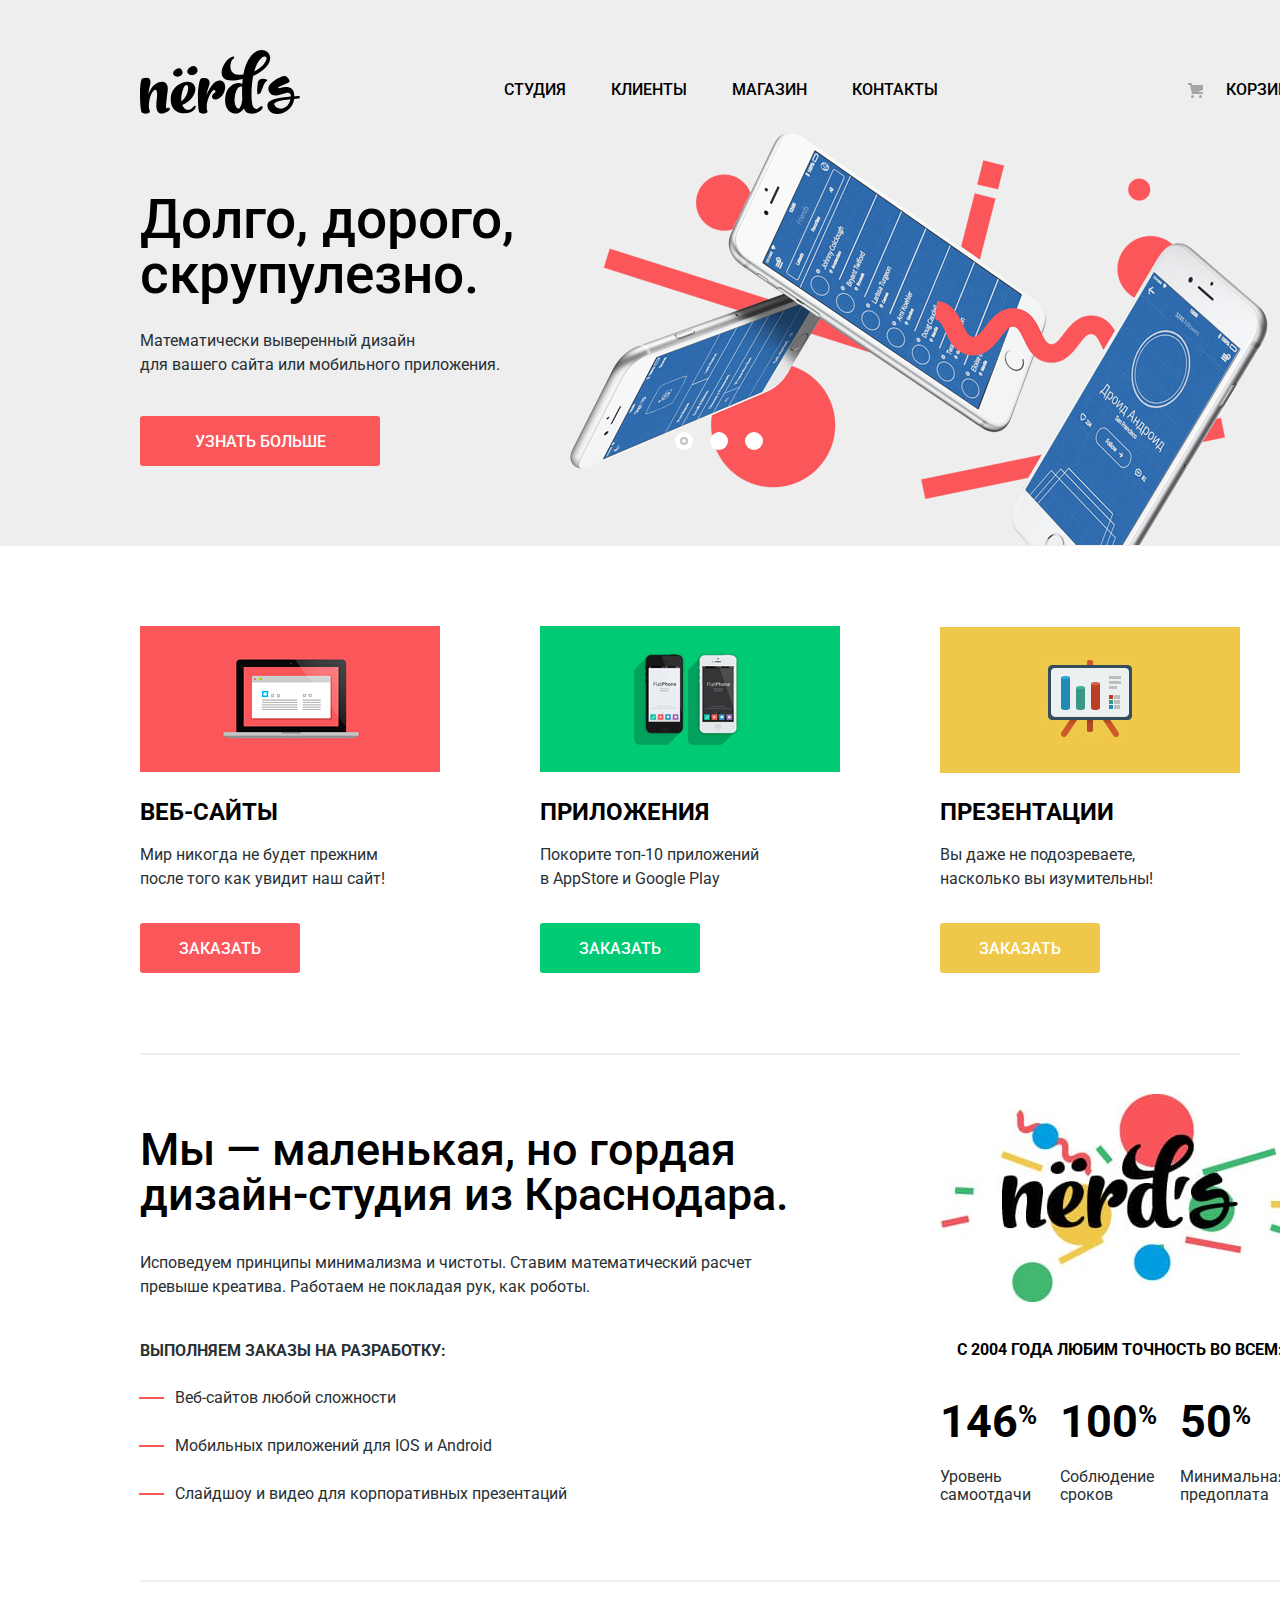
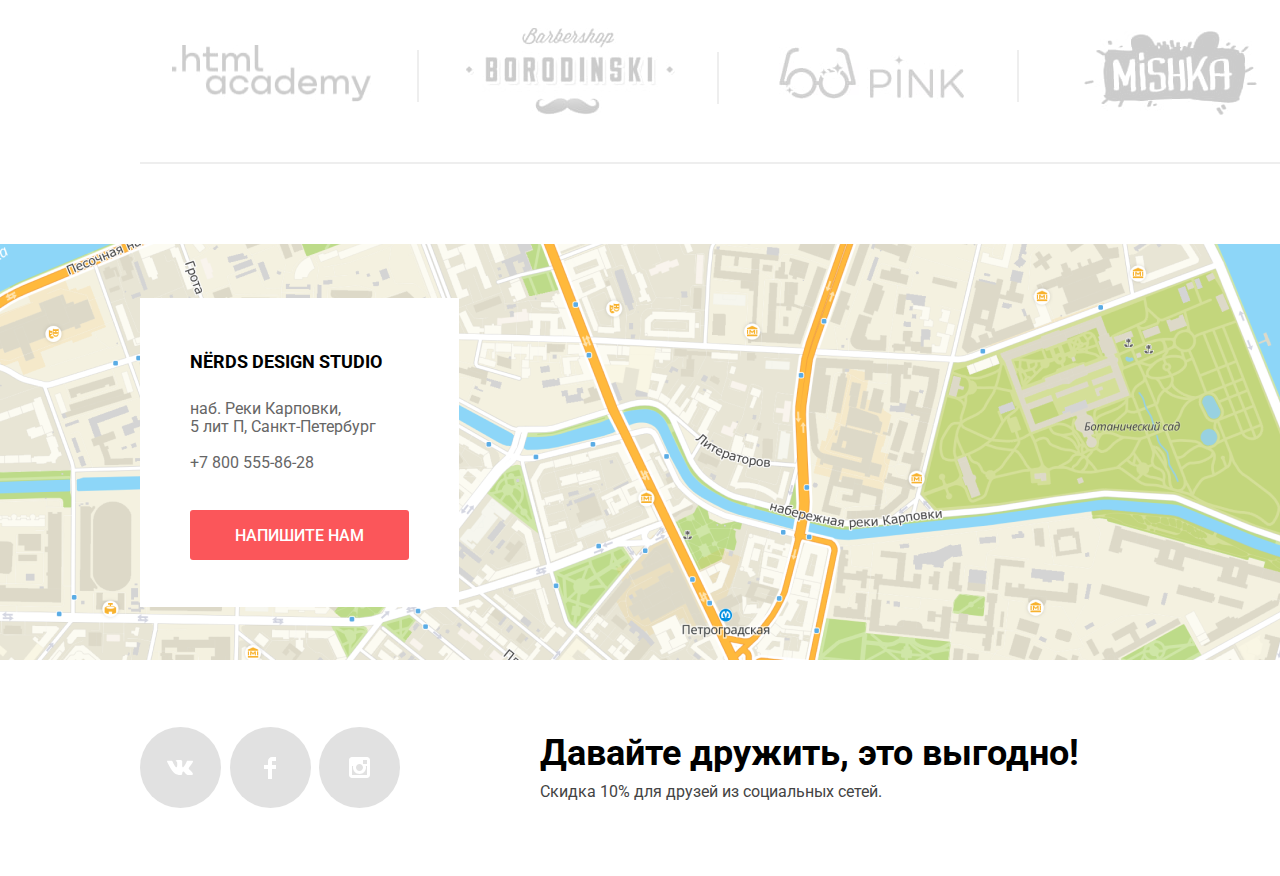
<file: index.html>
<!DOCTYPE html>
<html class="page" lang="ru">

<head>
  <meta charset="utf-8">
  <title>HTML Academy: Nёrds</title>
  <link rel="stylesheet"
    href="https://fonts.googleapis.com/css2?family=Roboto:wght@400;500;700&display=swap&subset=cyrillic,latin">
  <link href="css/normalize.css" rel="stylesheet">
  <link href="css/style.min.css" rel="stylesheet">
  <link rel="icon" href="favicon.ico">
  <link rel="icon" href="favicon/faviconicon.svg" type="image/svg+xml">
  <link rel="apple-touch-icon" href="favicon/favicon.png">
  <link rel="manifest" href="manifest.webmanifest">
</head>

<body class="page-body">

  <div class="hat-wrapper">

    <div class="container">

      <header class="main-header">
        <nav class="main-navigation">
          <a class="main-header-logo">
            <img src="img/nerds-logo.svg" width="160" height="65" alt="Логотип магазина «Nёrds»">
          </a>
          <ul class="site-navigation">
            <li><a href="#">Студия</a></li>
            <li><a href="#">Клиенты</a></li>
            <li><a href="catalog.html">Магазин</a></li>
            <li><a href="#">Контакты</a></li>
          </ul>
          <div class="user-navigation">
            <a class="cart-link" href="#"><span>Корзина</span></a>
          </div>
        </nav>
      </header>

      <h1 class="visually-hidden">Интернет магазин "Nerds"</h1>

      <section class="features">
        <h2 class="visually-hidden">Особенности</h2>
        <div class="slider">
          <ul class="slider-list">
            <li class="slider-item slide slide-current">
              <h3>Долго, дорого, скрупулезно.</h3>
              <p>Математически выверенный дизайн
                <br>
                для вашего сайта или мобильного приложения.
              </p>
              <a class="button" href="#">Узнать больше</a>
            </li>
            <li class="slider-item slide">
              <h3>Любим математику
                <br>
                как никто другой
              </h3>
              <p>Никакого креатива, только математические формулы
                <br>
                для расчета идеальных пропорций
              </p>
              <a class="button" href="#">Узнать больше</a>
            </li>
            <li class="slider-item slide">
              <h3>Только ночь,
                <br>
                только хардкор
              </h3>
              <p>Работать днем, как все? Мы против этого.
                <br>
                Ближе к полуночи работа только начинается.
              </p>
              <a class="button" href="#">Узнать больше</a>
            </li>
          </ul>
          <div class="slider-controls">
            <button class="current" type="button" aria-label="Первый слайд"></button>
            <button type="button" aria-label="Второй слайд"></button>
            <button type="button" aria-label="Третий слайд"></button>
          </div>
        </div>
      </section>

    </div>

  </div>

  <main class="container">

    <section class="services">
      <h2 class="visually-hidden">Услуги</h2>
      <ul class="services-list">
        <li class="service-item">
          <h3 class="title-service-1">ВЕБ-САЙТЫ</h3>
          <p>Мир никогда не будет прежним
            <br>
            после того как увидит наш сайт!
          </p>
          <a class="button" href="#">Заказать</a>
        </li>
        <li class="service-item">
          <h3 class="title-service-2">ПРИЛОЖЕНИЯ</h3>
          <p>Покорите топ-10 приложений
            <br>
            в AppStore и Google Play
          </p>
          <a class="button button-green" href="#">Заказать</a>
        </li>
        <li class="service-item">
          <h3 class="title-service-3">ПРЕЗЕНТАЦИИ</h3>
          <p>Вы даже не подозреваете,
            <br>
            насколько вы изумительны!
          </p>
          <a class="button button-yellow" href=" #">Заказать</a>
        </li>
      </ul>
    </section>

    <div class="about-us-wrapper">

      <section class="about-us">
        <h2 class="visually-hidden">О нас</h2>
        <p class="about-us-title">Мы — маленькая, но гордая дизайн-студия из Краснодара.</p>
        <p class="about-us-description">Исповедуем принципы минимализма и чистоты. Ставим математический расчет превыше
          креатива. Работаем не
          покладая рук, как роботы.</p>
        <p class="about-us-works">ВЫПОЛНЯЕМ ЗАКАЗЫ НА РАЗРАБОТКУ:</p>
        <ul class="about-us-list">
          <li>
            Веб-сайтов любой сложности
          </li>
          <li>
            Мобильных приложений для IOS и Android
          </li>
          <li>
            Слайдшоу и видео для корпоративных презентаций
          </li>
        </ul>
      </section>

      <section class="advantages">
        <h2 class="visually-hidden">Преимущества</h2>
        <figure class="coloured-logo">
          <img src="img/nerds-logo-coloured.jpg" width="360" height="208" alt="Разноцветный логотип магазина «Nёrds»">
        </figure>
        <p>С 2004 ГОДА ЛЮБИМ ТОЧНОСТЬ ВО ВСЕМ:</p>
        <div class="advantages-facts">
          <dl>
            <dt>146<sup>%</sup></dt>
            <dd>Уровень самоотдачи</dd>
            <dt>100<sup>%</sup></dt>
            <dd>Соблюдение сроков</dd>
            <dt>50<sup>%</sup></dt>
            <dd>Минимальная предоплата</dd>
          </dl>
        </div>
      </section>

    </div>

    <section class="partners">
      <h2 class="visually-hidden">Партнеры</h2>
      <ul class="partners-list">
        <li class="partner-item">
          <a href="https://htmlacademy.ru/intensive/htmlcss">
            <img src="img/logo-htmlacademy.jpg" width="199" height="57" alt="Логотип сайта «Html Academy»">
          </a>
        </li>
        <li class="partner-item">
          <a href="#">
            <img src="img/logo-borodinski.jpg" width="209" height="90" alt="Логотип сайта Барбершопа «Бородинский»">
          </a>
        </li>
        <li class="partner-item">
          <a href="#">
            <img src="img/logo-pink.jpg" width="185" height="52" alt="Логотип сайта «Pink App»">
          </a>
        </li>
        <li class="partner-item">
          <a href="#">
            <img src="img/logo-mishka.jpg" width="173" height="84" alt="Логотип сайта «Mishka»">
          </a>
        </li>
      </ul>
    </section>

  </main>

  <footer class="main-footer">
    <section class="location">
      <div class="map">
        <img src="img/map.png" width="1440" height="416"
          alt="Офис магазина по адресу набережная реки Карповки,
          5 лит П, Санкт-Петербург">
      </div>
      <iframe src="https://www.google.com/maps/embed?pb=!1m18!1m12!1m3!1d352.990911999973!2d30.317340606611516!3d59.68340091529484!2m3!1f0!2f0!3f0!3m2!1i1024!2i768!4f13.1!3m3!1m2!1s0x4696315bc48a26c9%3A0x8a49e1486716f5b1!2z0L3QsNCxLiBQ0LXQutC4INCa0LDRgNC_0L7QstC60LgsIDXQnywg0KHQsNC90LrRgi3Qn9C10YLQtdGA0LHRg9GA0LMsIDE5NzAyMg!5e0!3m2!1sru!2sru!4v1624402919835!5m2!1sru!2sru" width="1440" height="416" allowfullscreen title="Офис магазина по адресу набережная реки Карповки, 5 лит П, Санкт-Петербург"></iframe>
    </section>

    <div class="container">

      <section class="footer-contacts">
        <h2 class="visually-hidden">Как нас найти</h2>
        <p class="full-name-Nerds">NЁRDS DESIGN STUDIO</p>
        <p class="contact-address">
          наб. Реки Карповки,
          <br>
          5 лит П, Санкт-Петербург
        </p>
        <a class="tel-number" href="tel:+78005558628">+7 800 555-86-28</a>
        <a class="button modal-open-button" href="modal-window.html">НАПИШИТЕ НАМ</a>
      </section>

      <div class="social-wrapper">

        <section class="footer-social">
          <h2 class="visually-hidden">Давайте дружить!</h2>
          <ul class="social-list">
            <li>
              <a class="social-button" href="#"><span class="visually-hidden">Вконтакте</span>
                <svg width="27" height="15" viewBox="0 0 27 15" fill="none" xmlns="http://www.w3.org/2000/svg">
                  <path
                    d="M16.138 11.51C17.094 11.201 18.318 13.55 19.621 14.449C20.599 15.13 21.348 14.983 21.348 14.983L24.821 14.933C24.821
                14.933 26.636 14.821 25.778 13.379C25.707 13.259 25.275 12.31 23.193 10.357C21.016 8.31404 21.311 8.64504 23.932 5.11304C25.529
                2.96004 26.168 1.64504 25.968 1.08504C25.776 0.546037 24.603 0.686037 24.603 0.686037L20.69 0.713037C20.309 0.714037 19.986 0.832037
                19.839 1.22804C19.836 1.23204 19.218 2.89404 18.394 4.30704C16.653 7.29604 15.958 7.45504 15.67 7.26804C15.009 6.83504 15.176 5.53104
                15.176 4.60404C15.176 1.70704 15.608 0.499037 14.33 0.187037C13.903 0.0830374 13.591 0.0150374 12.502 0.00503741C11.11 -0.0159626
                9.92797 0.00503743 9.25797 0.334037C8.81297 0.557037 8.47197 1.04604 8.67897 1.07404C8.93897 1.10904 9.52197 1.23404 9.83397
                1.66004C10.235 2.21204 10.223 3.44904 10.223 3.44904C10.223 3.44904 10.452 6.86004 9.68297 7.28304C9.15497 7.57304 8.43297 6.98104
                6.87997 4.26704C6.08697 2.87904 5.48797 1.34504 5.48797 1.34504C5.48797 1.34504 5.37197 1.06004 5.16197 0.904037C4.91197 0.719037
                4.56197 0.660037 4.56197 0.660037L0.84797 0.684037C0.84797 0.684037 0.28997 0.700037 0.0849697 0.946037C-0.0970303 1.16404 0.0699697
                1.61404 0.0699697 1.61404C0.0699697 1.61404 2.97897 8.49504 6.27297 11.961C9.29297 15.143 12.725 14.932 12.725 14.932H14.28C14.28 14.932
                14.749 14.878 14.989 14.62C15.213 14.38 15.203 13.929 15.203 13.929C15.203 13.929 15.172 11.82 16.138 11.51Z"
                    fill="white" />
                </svg>
              </a>
            </li>
            <li>
              <a class="social-button" href="#"><span class="visually-hidden">Фейсбук</span>
                <svg width="12" height="22" viewBox="0 0 12 22" fill="none" xmlns="http://www.w3.org/2000/svg">
                  <path d="M12 4V0H8C5.79086 0 4 1.79086 4 4V8H0V12H4V22H8V12H12V8H8V4H12Z" fill="white" />
                </svg>
              </a>
            </li>
            <li>
              <a class="social-button" href="#"><span class="visually-hidden">Инстаграм</span>
                <svg width="21" height="21" viewBox="0 0 21 21" fill="none" xmlns="http://www.w3.org/2000/svg">
                  <path fill-rule="evenodd" clip-rule="evenodd"
                    d="M3 0H18C19.65 0 21 1.35 21 3V18C21 19.65 19.65 21 18 21H3C1.35 21 0 19.65 0 18V3C0 1.35
                1.35 0 3 0ZM14 10.5C14 8.57 12.43 7 10.5 7C8.57 7 7 8.57 7 10.5C7 12.43 8.57 14 10.5 14C12.43 14 14 12.43 14 10.5ZM3 18V9H4.181C4.0626 9.49127
                4.00186 9.99467 4 10.5C4 14.0899 6.91015 17 10.5 17C14.0899 17 17 14.0899 17 10.5C16.9986 9.99464 16.9379 9.49118 16.819 9H18V18H3ZM14 7H18V3H14V7Z"
                    fill="white" />
                </svg>
              </a>
            </li>
          </ul>
        </section>
        <div class="social-invitation">
          <p class="friendship-invitation">Давайте дружить, это выгодно!</p>
          <p class="friends-discount">Скидка 10% для друзей из социальных сетей.</p>
        </div>
      </div>

    </div>

  </footer>

  <section class="modal-connection">
    <h2>Напишите нам</h2>
    <form class="connection-form" action="https://echo.htmlacademy.ru" method="post">
      <p class="connection-item">
        <label for="connection-name">Ваше имя:</label>
        <input class="login-name" id="connection-name" type="text" name="user-name" placeholder="Имя Фамилия">
      </p>
      <p class="connection-item">
        <label for="connection-email">Ваш email:</label>
        <input class="login-email" id="connection-email" type="email" name="user-email" placeholder="email@example.com">
      </p>
      <p class="connection-item connection-letter">
        <label for="letter-field">Текст письма:</label>
        <textarea name="letter" id="letter-field" rows="5" placeholder="В свободной форме"></textarea>
      </p>
      <button class="button" type="submit">Отправить</button>
    </form>
    <button class="modal-close" type="button" aria-label="Закрыть"></button>
  </section>

  <script src="js/popup.min.js"></script>

</body>

</html>
</file>
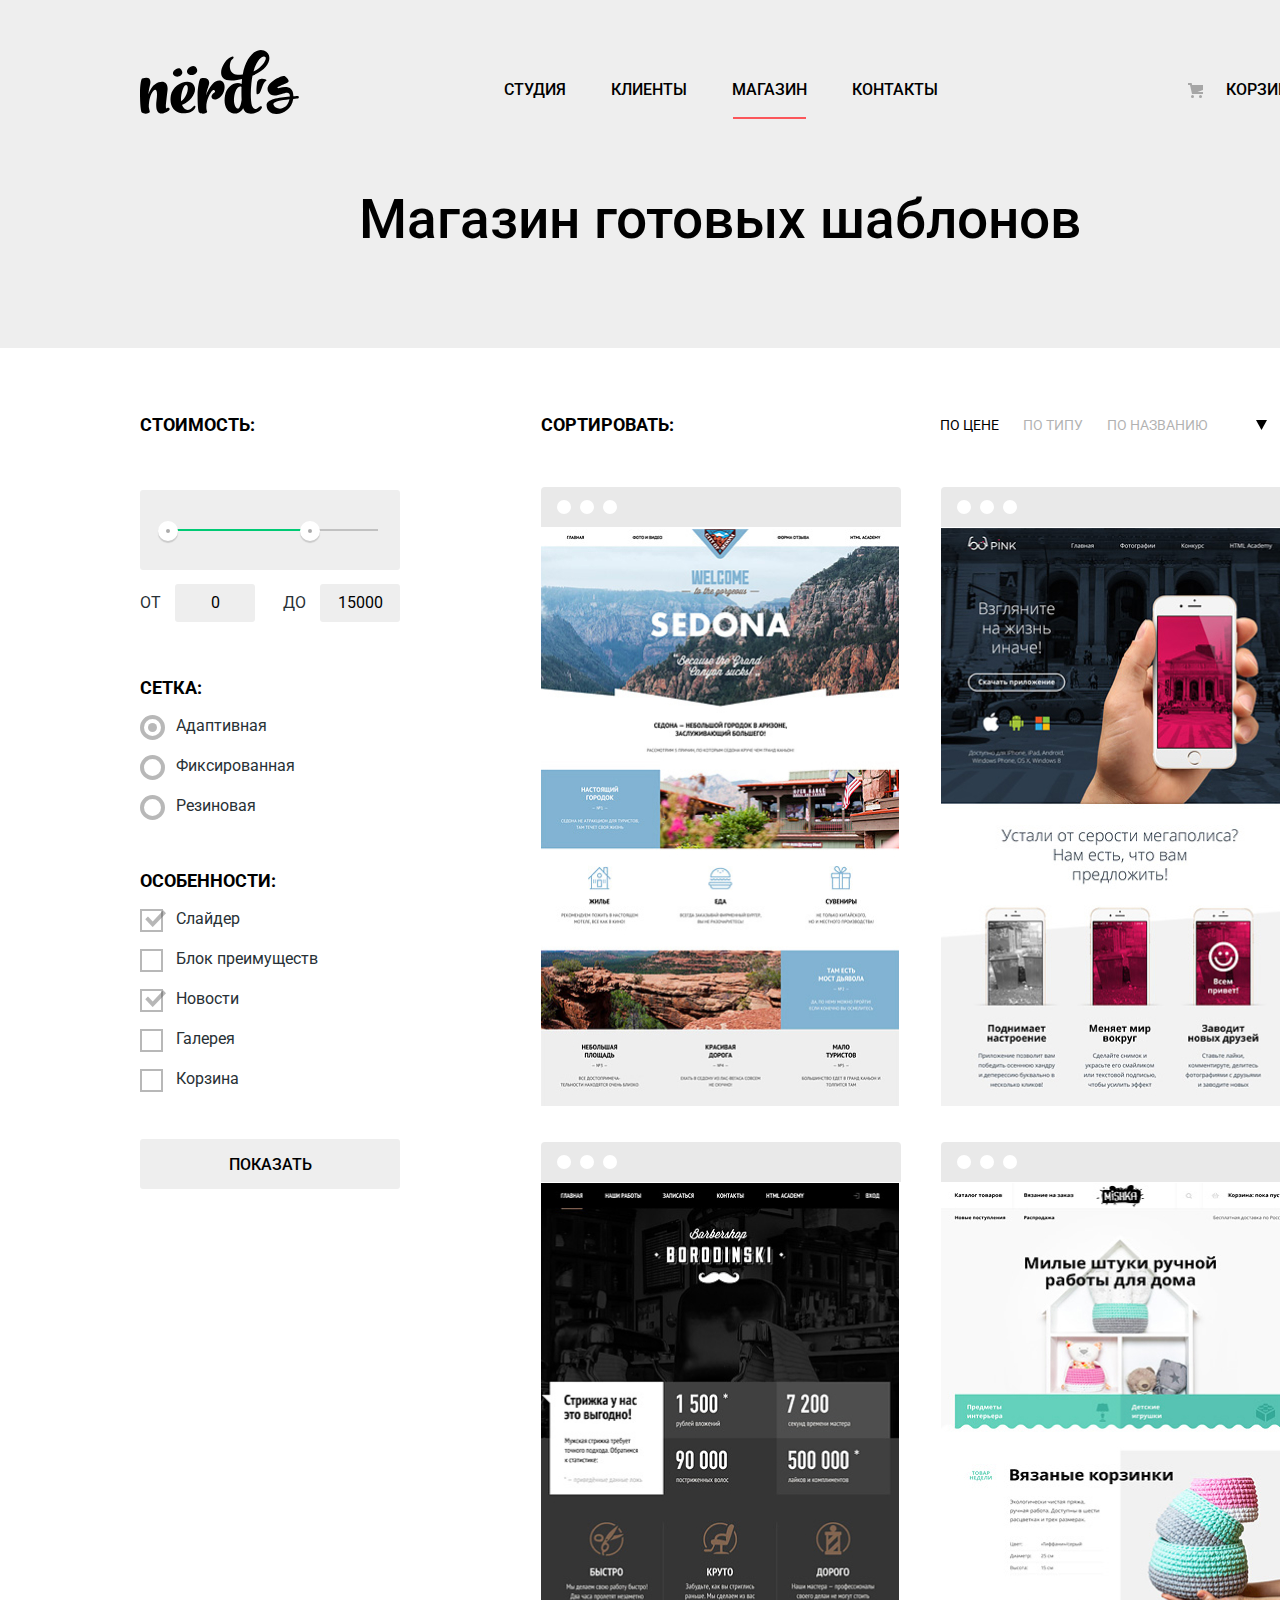
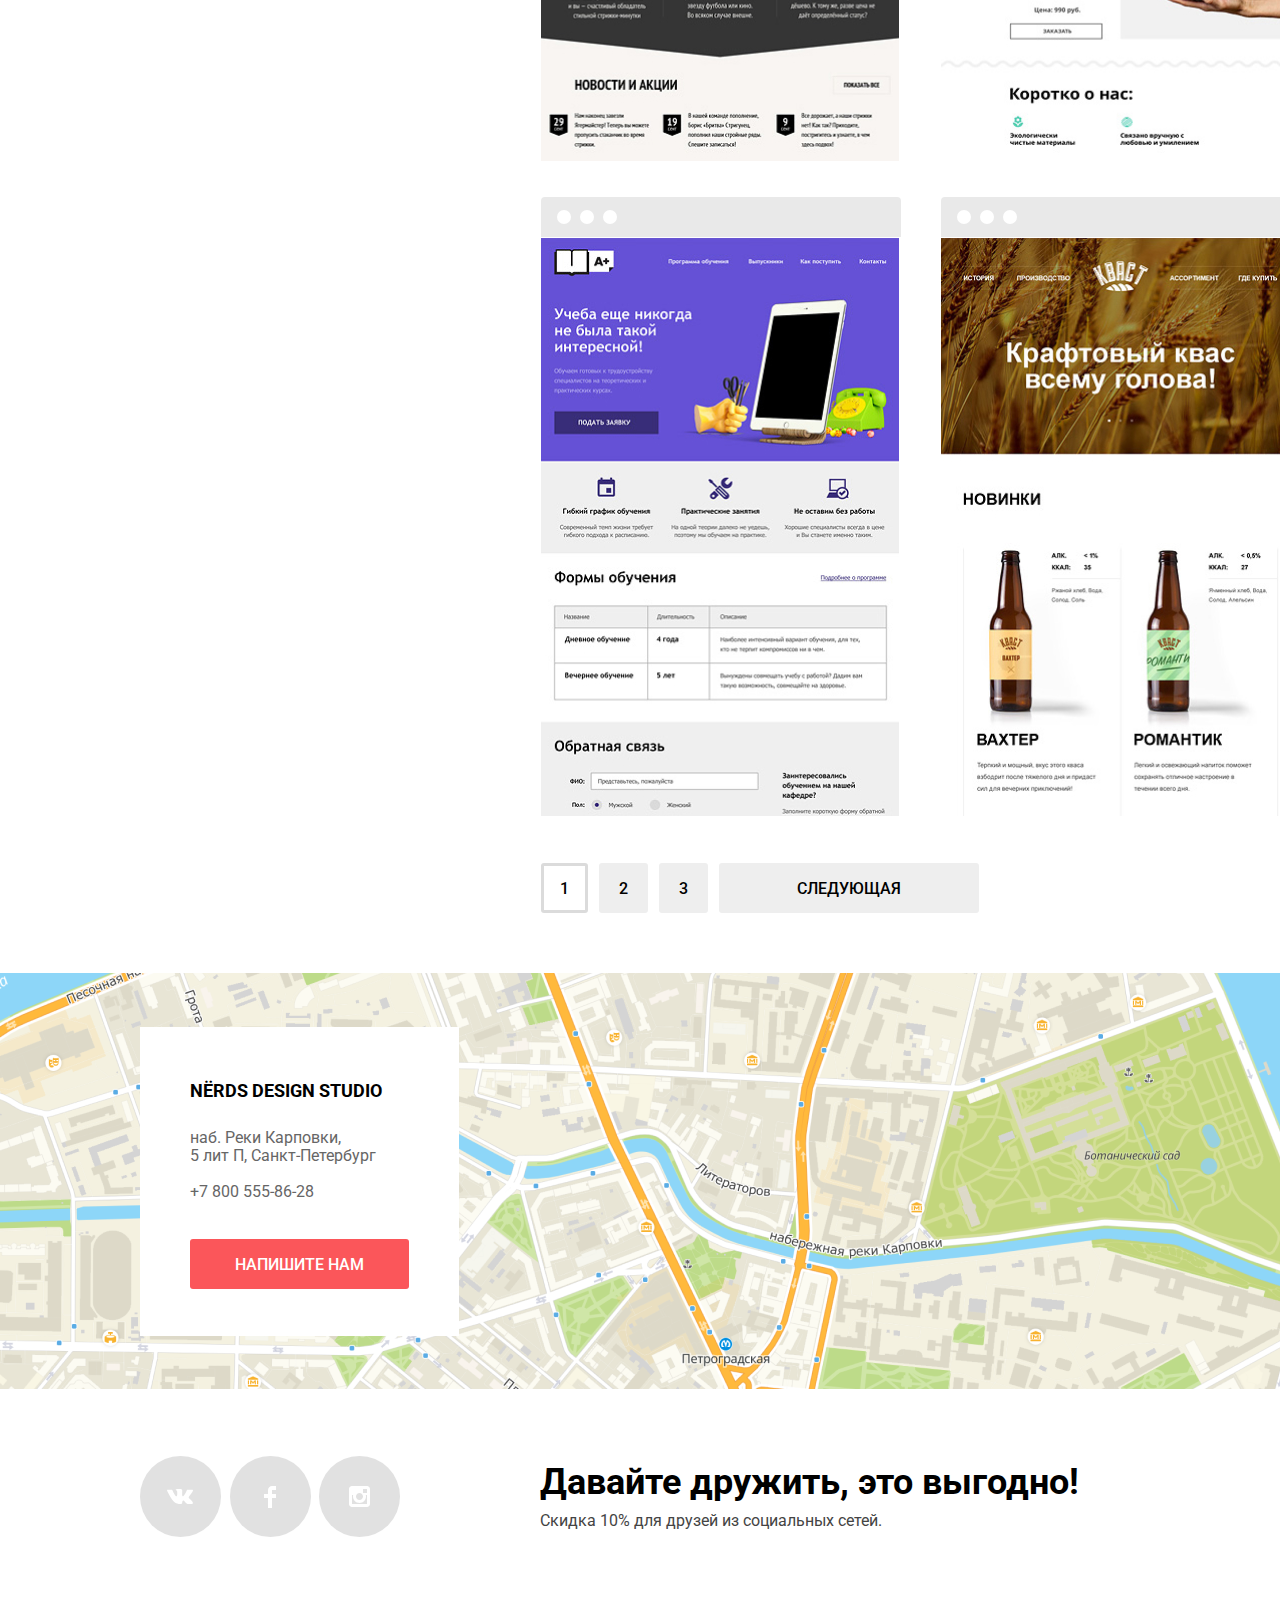
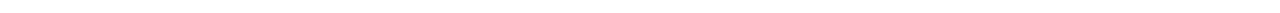
<file: catalog.html>
<!DOCTYPE html>
<html class="page" lang="ru">

<head>
  <meta charset="utf-8">
  <title>Catalog Nёrds</title>
  <link rel="stylesheet"
    href="https://fonts.googleapis.com/css2?family=Roboto:wght@400;500;700&display=swap&subset=cyrillic,latin">
  <link href="css/normalize.css" rel="stylesheet">
  <link href="css/style.min.css" rel="stylesheet">
  <link rel="icon" href="favicon.ico">
  <link rel="icon" href="favicon/faviconicon.svg" type="image/svg+xml">
  <link rel="apple-touch-icon" href="favicon/favicon.png">
  <link rel="manifest" href="manifest.webmanifest">
</head>

<body class="page-body">

  <div class="hat-wrapper hat-catalog">

    <div class="container">

      <header class="main-header">
        <nav class="main-navigation">
          <a class="main-header-logo" href="index.html">
            <img src="img/nerds-logo.svg" width="159" height="65" alt="Логотип магазина «Nёrds»">
          </a>
          <ul class="site-navigation">
            <li><a href="#">Студия</a></li>
            <li><a href="#">Клиенты</a></li>
            <li class="site-navigation-current"><a href="catalog.html">Магазин</a></li>
            <li><a href="#">Контакты</a></li>
          </ul>
          <div class="user-navigation">
            <a class="cart-link" href="#"><span>Корзина</span></a>
          </div>
        </nav>
      </header>

      <h1 class="page-title">Магазин готовых шаблонов</h1>

    </div>

  </div>

  <main class="page-catalog container">

    <section class="filters">
      <h2 class="visually-hidden">Фильтр товаров</h2>
      <form class="filter" method="get" action="https://echo.htmlacademy.ru">
        <fieldset class="range-price">
          <div class="range-name">Стоимость:</div>
          <div class="range-filter">
            <div class="range-controls">
              <div class="scale">
                <div class="bar"></div>
              </div>
              <div class="toggle toggle-min"></div>
              <div class="toggle toggle-max"></div>
              <button class="toggle toggle-min" type="button" aria-label="Ползунок диапазона минимальной цены"></button>
              <button class="toggle toggle-max" type="button" aria-label="Ползунок диапазона максимальной цены"></button>
            </div>
            <div class="price-controls">
              <label class="min-price">
                от <input type="text" name="min-price" value="0">
              </label>
              <label class="max-price">
                до <input type="text" name="max-price" value="15000">
              </label>
            </div>
          </div>
        </fieldset>
        <fieldset>
          <legend>СЕТКА:</legend>
          <ul class="filter-list-radio">
            <li class="filter-option filter-radio-item">
              <input class="visually-hidden filter-input-radio filter-input" type="radio" name="grid-group" value="adaptive"
                id="filter-adaptive" checked>
              <label for="filter-adaptive">Адаптивная</label>
            </li>
            <li class="filter-option filter-radio-item">
              <input class="visually-hidden filter-input-radio filter-input" type="radio" name="grid-group" value="fixed"
                id="filter-fixed">
              <label for="filter-fixed">Фиксированная</label>
            </li>
            <li class="filter-option filter-radio-item">
              <input class="visually-hidden filter-input-radio filter-input" type="radio" name="grid-group" value="rubber"
                id="filter-rubber">
              <label for="filter-rubber">Резиновая</label>
            </li>
          </ul>
        </fieldset>
        <fieldset>
          <legend>ОСОБЕННОСТИ:</legend>
          <ul class="filter-list-checkbox">
            <li class="filter-option filter-checkbox-item">
              <input class="visually-hidden filter-input-checkbox filter-input" type="checkbox" name="product-group" value="slider"
                id="filter-slider" checked>
              <label for="filter-slider">Слайдер</label>
            </li>
            <li class="filter-option filter-checkbox-item">
              <input class="visually-hidden filter-input-checkbox filter-input" type="checkbox" name="product-group"
                value="advantages" id="filter-advantages">
              <label for="filter-advantages">Блок преимуществ</label>
            </li>
            <li class=" filter-option filter-checkbox-item">
              <input class="visually-hidden filter-input-checkbox filter-input" type="checkbox" name="product-group" value="news"
                id="filter-news" checked>
              <label for="filter-news">Новости</label>
            </li>
            <li class="filter-option filter-checkbox-item">
              <input class="visually-hidden filter-input-checkbox filter-input" type="checkbox" name="product-group" value="gallery"
                id="filter-gallery">
              <label for="filter-gallery">Галерея</label>
            </li>
            <li class="filter-option filter-checkbox-item">
              <input class="visually-hidden filter-input-checkbox filter-input" type="checkbox" name="product-group" value="basket"
                id="filter-basket">
              <label for="filter-basket">Корзина</label>
            </li>
          </ul>
        </fieldset>
        <button class="filter-button button" type="submit">Показать</button>
      </form>
    </section>

    <section class="catalog">
      <h2 class="visually-hidden">Список готовых шаблонов</h2>
      <div class="filter-user-pannel">
        <p class="filter-sort">СОРТИРОВАТЬ:</p>
        <ul class="filter-sort-list">
          <li><a class="sort-item-current" href="#">ПО ЦЕНЕ</a></li>
          <li><a href="#">ПО ТИПУ</a></li>
          <li><a href="#">ПО НАЗВАНИЮ</a></li>
        </ul>
        <div class="sort-icons">
          <a class="price-icon price-icon-current" aria-label="По возрастанию" href="#">
            <svg width="11" height="10" viewBox="0 0 11 10" xmlns="http://www.w3.org/2000/svg">
              <path d="M5.5 10L0 0H11" />
            </svg>
          </a>
          <a class="price-icon" aria-label="По убыванию" href="#">
            <svg width="11" height="10" viewBox="0 0 11 10" xmlns="http://www.w3.org/2000/svg">
              <path d="M5.5 0L0 10H11L5.5 0Z" />
            </svg>
          </a>
        </div>
      </div>
      <ul class="catalog-list">
        <li class="catalog-item">
          <span class="catalog-item-decor">
            <span></span>
            <span></span>
            <span></span>
          </span>
          <div class="catalog-item-content">
            <h3 class="catalog-item-title">
              <a href="#">
                SEDONA
              </a>
            </h3>
            <p class="catalog-category">Информационный сайт
              <br>
              для туристов
            </p>
            <a class="button catalog-item-price" href="#">9 900 ₽</a>
          </div>
          <img class="catalog-item-image" src="img/pattern-sedona.jpg" width="359" height="578"
            alt="Шаблон сайта «Sedona»">
        </li>
        <li class="catalog-item">
          <span class="catalog-item-decor">
            <span></span>
            <span></span>
            <span></span>
          </span>
          <div class="catalog-item-content">
            <h3 class="catalog-item-title">
              <a href="#">
                PINK APP
              </a>
            </h3>
            <p class="catalog-category">Продуктовый лендинг приложения для IOS и Android</p>
            <a class="button catalog-item-price" href="#">9 900 ₽</a>
          </div>
          <img class="catalog-item-image" src="img/pattern-pink.jpg" width="358" height="578"
            alt="Шаблон сайта «Pink App»">
        </li>
        <li class="catalog-item">
          <span class="catalog-item-decor">
            <span></span>
            <span></span>
            <span></span>
          </span>
          <div class="catalog-item-content">
            <h3 class="catalog-item-title">
              <a href="#">
                BARBERSHOP
              </a>
            </h3>
            <p class="catalog-category">Сайт салона красоты.
              <br>
              Для мужчин, да.
            </p>
            <a class="button catalog-item-price" href="#">9 900 ₽</a>
          </div>
          <img class="catalog-item-image" src="img/pattern-borodinski.jpg" width="358" height="578"
            alt="Шаблон сайта Барбершопа «Бородинский»">
        </li>
        <li class="catalog-item">
          <span class="catalog-item-decor">
            <span></span>
            <span></span>
            <span></span>
          </span>
          <div class="catalog-item-content">
            <h3 class="catalog-item-title">
              <a href="#">
                MISHKA
              </a>
            </h3>
            <p class="catalog-category">Интернет-магазин
              <br>
              вязаных игрушек
            </p>
            <a class="button catalog-item-price" href="#">9 900 ₽</a>
          </div>
          <img class="catalog-item-image" src="img/pattern-mishka.jpg" width="359" height="578"
            alt="Шаблон сайта «Mishka»">
        </li>
        <li class="catalog-item">
          <span class="catalog-item-decor">
            <span></span>
            <span></span>
            <span></span>
          </span>
          <div class="catalog-item-content">
            <h3 class="catalog-item-title">
              <a href="#">
                A PLUS
              </a>
            </h3>
            <p class="catalog-category">Лендинг курсов повышения квалификации</p>
            <a class="button catalog-item-price" href="#">9 900 ₽</a>
          </div>
          <img class="catalog-item-image" src="img/pattern-a_plus.jpg" width="359" height="578"
            alt="Шаблон сайта «A Plus»">
        </li>
        <li class="catalog-item">
          <span class="catalog-item-decor">
            <span></span>
            <span></span>
            <span></span>
          </span>
          <div class="catalog-item-content">
            <h3 class="catalog-item-title">
              <a href="#">
                КВАСТ
              </a>
            </h3>
            <p class="catalog-category">Промо-сайт производителя крафтового кваса</p>
            <a class="button catalog-item-price" href="#">9 900 ₽</a>
          </div>
          <img class="catalog-item-image" src="img/pattern-kvast.jpg" width="359" height="578"
            alt="Шаблон сайта «Кваст»">
        </li>
      </ul>
      <ul class="pagination-list">
        <li class="pagination-item pagination-item-current">
          <a>1</a>
        </li>
        <li class="pagination-item">
          <a href="#">2</a>
        </li>
        <li class="pagination-item">
          <a href="#">3</a>
        </li>
        <li class="pagination-item">
          <a href="#">СЛЕДУЮЩАЯ</a>
        </li>
      </ul>
    </section>

  </main>

  <footer class="catalog-footer">
    <section class="location">
      <div class="map">
        <img src="img/map.png" width="1440" height="416"
          alt="Офис магазина по адресу набережная реки Карповки,
          5 лит П, Санкт-Петербург">
      </div>
      <iframe src="https://www.google.com/maps/embed?pb=!1m18!1m12!1m3!1d352.990911999973!2d30.317340606611516!3d59.68340091529484!2m3!1f0!2f0!3f0!3m2!1i1024!2i768!4f13.1!3m3!1m2!1s0x4696315bc48a26c9%3A0x8a49e1486716f5b1!2z0L3QsNCxLiBQ0LXQutC4INCa0LDRgNC_0L7QstC60LgsIDXQnywg0KHQsNC90LrRgi3Qn9C10YLQtdGA0LHRg9GA0LMsIDE5NzAyMg!5e0!3m2!1sru!2sru!4v1624402919835!5m2!1sru!2sru" width="1440" height="416" allowfullscreen title="Офис магазина по адресу набережная реки Карповки,
      5 лит П, Санкт-Петербург"></iframe>
    </section>

    <div class="container">

      <section class="footer-contacts">
        <h2 class="visually-hidden">Как нас найти</h2>
        <p class="full-name-Nerds">NЁRDS DESIGN STUDIO</p>
        <p class="contact-address">
          наб. Реки Карповки,
          <br>
          5 лит П, Санкт-Петербург
        </p>
        <a class="tel-number" href="tel:+78005558628">+7 800 555-86-28</a>
        <a class="button modal-open-button" href="modal-window.html">НАПИШИТЕ НАМ</a>
      </section>

      <div class="social-wrapper">

        <section class="footer-social">
          <h2 class="visually-hidden">Давайте дружить!</h2>
          <ul class="social-list">
            <li>
              <a class="social-button" href="#"><span class="visually-hidden">Вконтакте</span>
                <svg width="27" height="15" viewBox="0 0 27 15" fill="none" xmlns="http://www.w3.org/2000/svg">
                  <path
                    d="M16.138 11.51C17.094 11.201 18.318 13.55 19.621 14.449C20.599 15.13 21.348 14.983 21.348 14.983L24.821 14.933C24.821
                14.933 26.636 14.821 25.778 13.379C25.707 13.259 25.275 12.31 23.193 10.357C21.016 8.31404 21.311 8.64504 23.932 5.11304C25.529
                2.96004 26.168 1.64504 25.968 1.08504C25.776 0.546037 24.603 0.686037 24.603 0.686037L20.69 0.713037C20.309 0.714037 19.986 0.832037
                19.839 1.22804C19.836 1.23204 19.218 2.89404 18.394 4.30704C16.653 7.29604 15.958 7.45504 15.67 7.26804C15.009 6.83504 15.176 5.53104
                15.176 4.60404C15.176 1.70704 15.608 0.499037 14.33 0.187037C13.903 0.0830374 13.591 0.0150374 12.502 0.00503741C11.11 -0.0159626
                9.92797 0.00503743 9.25797 0.334037C8.81297 0.557037 8.47197 1.04604 8.67897 1.07404C8.93897 1.10904 9.52197 1.23404 9.83397
                1.66004C10.235 2.21204 10.223 3.44904 10.223 3.44904C10.223 3.44904 10.452 6.86004 9.68297 7.28304C9.15497 7.57304 8.43297 6.98104
                6.87997 4.26704C6.08697 2.87904 5.48797 1.34504 5.48797 1.34504C5.48797 1.34504 5.37197 1.06004 5.16197 0.904037C4.91197 0.719037
                4.56197 0.660037 4.56197 0.660037L0.84797 0.684037C0.84797 0.684037 0.28997 0.700037 0.0849697 0.946037C-0.0970303 1.16404 0.0699697
                1.61404 0.0699697 1.61404C0.0699697 1.61404 2.97897 8.49504 6.27297 11.961C9.29297 15.143 12.725 14.932 12.725 14.932H14.28C14.28 14.932
                14.749 14.878 14.989 14.62C15.213 14.38 15.203 13.929 15.203 13.929C15.203 13.929 15.172 11.82 16.138 11.51Z"
                    fill="white" />
                </svg>
              </a>
            </li>
            <li>
              <a class="social-button" href="#"><span class="visually-hidden">Фейсбук</span>
                <svg width="12" height="22" viewBox="0 0 12 22" fill="none" xmlns="http://www.w3.org/2000/svg">
                  <path d="M12 4V0H8C5.79086 0 4 1.79086 4 4V8H0V12H4V22H8V12H12V8H8V4H12Z" fill="white" />
                </svg>
              </a>
            </li>
            <li>
              <a class="social-button" href="#"><span class="visually-hidden">Инстаграм</span>
                <svg width="21" height="21" viewBox="0 0 21 21" fill="none" xmlns="http://www.w3.org/2000/svg">
                  <path fill-rule="evenodd" clip-rule="evenodd"
                    d="M3 0H18C19.65 0 21 1.35 21 3V18C21 19.65 19.65 21 18 21H3C1.35 21 0 19.65 0 18V3C0 1.35
                1.35 0 3 0ZM14 10.5C14 8.57 12.43 7 10.5 7C8.57 7 7 8.57 7 10.5C7 12.43 8.57 14 10.5 14C12.43 14 14 12.43 14 10.5ZM3 18V9H4.181C4.0626 9.49127
                4.00186 9.99467 4 10.5C4 14.0899 6.91015 17 10.5 17C14.0899 17 17 14.0899 17 10.5C16.9986 9.99464 16.9379 9.49118 16.819 9H18V18H3ZM14 7H18V3H14V7Z"
                    fill="white" />
                </svg>
              </a>
            </li>
          </ul>
        </section>
        <div class="social-invitation">
          <p class="friendship-invitation">Давайте дружить, это выгодно!</p>
          <p class="friends-discount">Скидка 10% для друзей из социальных сетей.</p>
        </div>
      </div>

    </div>

  </footer>

  <section class="modal-connection">
    <h2>Напишите нам</h2>
    <form class="connection-form" action="https://echo.htmlacademy.ru" method="post">
      <p class="connection-item">
        <label for="connection-name">Ваше имя:</label>
        <input class="login-name" id="connection-name" type="text" name="user-name" placeholder="Имя Фамилия">
      </p>
      <p class="connection-item">
        <label for="connection-email">Ваш email:</label>
        <input class="login-email" id="connection-email" type="email" name="user-email" placeholder="email@example.com">
      </p>
      <p class="connection-item connection-letter">
        <label for="letter-field">Текст письма:</label>
        <textarea name="letter" id="letter-field" rows="5" placeholder="В свободной форме"></textarea>
      </p>
      <button class="button" type="submit">Отправить</button>
    </form>
    <button class="modal-close" type="button" aria-label="Закрыть"></button>
  </section>

  <script src="js/popup.min.js"></script>

</body>

</html>
</file>
<file: css/style.min.css>
@keyframes bounce{0%{transform:translate(-50%,-150%)}70%{transform:translate(-50%,-20%)}90%{transform:translate(-50%,-60%)}to{transform:translate(-50%,-50%)}}@keyframes shake{0%,to{transform:translate(-50%,-50%)}10%,30%,50%,70%,90%{transform:translate(-51%,-50%)}20%,40%,60%,80%{transform:translate(-49%,-50%)}}:root{--basic-black:#000000;--basic-white:#FFFFFF;--basic-black-light:#283136;--basic-white-light:#EEEEEE;--basic-red:#FB565A;--basic-steel:#D7DCDE;--basic-gray-dark-deep:#444444;--basic-gray:#A6A6A6;--basic-gray-light:#E1E1E1;--basic-green:#00CA74;--basic-yellow:#EFC849;--basic-gray-dark:#666666;--basic-steel:#C1C1C1;--special-red:#E74246;--special-red-dark:#D7373B;--special-green:#00BC6C;--special-green-dark:#00AA62;--special-yellow:#EAB534;--special-yellow-dark:#E5A722;--special-steel:#B4B9BB;--special-gray:#DBDBDB;--special-gray-light:#DFDFDF;--special-gray-dark:#4D4D4D;--special-gray-steel:#ABABAB;--special-black:#231F20}body{min-width:1200px;margin:0;padding:0;font-family:'Roboto','Arial',sans-serif;font-size:16px;line-height:24px;font-weight:400;color:var(--basic-black-light);background-color:var(--basic-white)}a{text-decoration:none}.visually-hidden{position:absolute;width:1px;height:1px;margin:-1px;border:0;padding:0;white-space:nowrap;clip-path:inset(100%);clip:rect(0 0 0 0);overflow:hidden}.page{height:100%}.page-body{min-height:100%;display:grid;grid-template-rows:min-content 1fr min-content;align-content:start}.hat-wrapper{margin-bottom:80px;background-color:var(--basic-white-light)}.container{width:1160px;margin:0 auto;padding:0 20px}.main-header{margin-top:49px}.main-navigation{display:grid;grid-template-columns:160px 1fr min-content;line-height:30px;font-weight:500;color:var(--basic-black);text-transform:uppercase}.main-header-logo{width:160px;height:65px}.main-header-logo:hover{opacity:.7}.main-header-logo:active{opacity:.3}.site-navigation{list-style:none;display:flex;flex-wrap:wrap;justify-content:center;margin:0;padding:0}.site-navigation a,.user-navigation a{color:var(--basic-black)}.site-navigation li,.user-navigation a{display:block;padding:26px 0 9px}.site-navigation li{margin-right:45px}.site-navigation a:hover,.user-navigation a:hover span{color:var(--basic-red)}.site-navigation a:focus,.user-navigation a:focus span{color:var(--basic-black);opacity:.3}.site-navigation-current{position:relative;color:var(--basic-black)}.site-navigation-current a,.site-navigation-current a:active,.site-navigation-current a:focus,.site-navigation-current a:hover{cursor:default;color:var(--basic-black);opacity:1}.site-navigation-current::after{content:"";position:absolute;bottom:-5px;left:1px;right:1px;height:2px;background-color:var(--basic-red)}.user-navigation .cart-link{position:relative;padding-left:40px}.cart-link::before{content:"";position:absolute;top:34px;left:2px;width:15px;height:15px;background-image:url(../img/cart-icon.svg);background-position:0 0;background-repeat:no-repeat;opacity:1}.slider{position:relative}.slider-list{list-style:none;margin:0;padding:0}.slider-item{padding:78px 0 80px}.slide{display:none}.slide-current{display:grid}.slider-item h3{margin:0 0 27px;max-width:536px;font-size:55px;line-height:55px;font-weight:500;color:var(--basic-black)}.slider-item p{margin:0}.slide:first-child{background-image:url(../img/nerds-slide1.png);background-position:99% 0;background-repeat:no-repeat;width:760;height:431}.slide:nth-child(2){background-image:url(../img/nerds-slide2.png);background-position:99% 0;background-repeat:no-repeat;width:760;height:431}.slide:last-child{background-image:url(../img/nerds-slide3.png);background-position:99% 0;background-repeat:no-repeat;width:760;height:431}.slider-item .button{width:240px;margin-top:39px}.slider-controls{position:absolute;bottom:96px;left:535px;display:flex;justify-content:space-between;width:88px}.slider-controls button{padding:0;width:18px;height:18px;background-color:var(--basic-white);border:0;border-radius:50%;cursor:pointer}.slider-controls .current{position:relative;background-color:var(--basic-white);cursor:default}.slider-controls .current::after{content:"";position:absolute;top:5px;left:5px;width:8px;height:8px;border:2px solid var(--basic-steel);box-sizing:border-box;border-radius:50%}.services-list{display:grid;grid-template-columns:1fr 1fr 1fr;list-style:none;margin:0 60px 0 0;column-gap:100px;padding:0 0 80px;border-bottom:2px solid var(--basic-white-light)}.service-item h3{margin:171px 0 16px;text-transform:uppercase;font-size:24px;line-height:30px;font-weight:700;color:var(--basic-black)}.title-service-1,.title-service-2,.title-service-3{position:relative}.title-service-1::before,.title-service-2::before,.title-service-3::before{content:"";position:absolute;top:-171px;width:300px;height:146px;background-image:url(../img/laptop.png);background-color:rgba(215,55,59,.3);background-position:0 0;background-repeat:no-repeat}.title-service-2::before,.title-service-3::before{background-image:url(../img/iphones.png);background-color:rgba(0,202,116,.3)}.title-service-3::before{top:-170px;background-image:url(../img/smart_screen.png);background-color:rgba(239,200,73,.3)}.service-item p{margin:0 0 32px}.about-us-wrapper{position:relative;display:grid;grid-template-columns:1fr 360px;column-gap:149px;margin-bottom:0;padding-top:39px;padding-bottom:60px;border-bottom:2px solid var(--basic-white-light)}.about-us-title{margin:33px 0 34px;font-size:45px;line-height:45px;font-weight:500;color:var(--basic-black)}.about-us-description{margin:0 0 40px}.about-us-works{margin:0 0 23px;font-weight:700;text-transform:uppercase}.about-us-list{list-style:none;margin:0;padding:0}.about-us-list li{position:relative;margin:0 0 24px 35px}.about-us-list li:last-child{margin-bottom:0}.about-us-list li::before{content:"";position:absolute;width:25px;height:2px;top:11px;left:-36px;background-color:var(--basic-red)}.coloured-logo{margin:0 0 36px;width:360px;height:208px}.advantages p,.advantages-facts dt{font-weight:700;color:var(--basic-black)}.advantages p{text-align:center;margin:0 0 28px}.advantages-facts dl{display:grid;grid-template-columns:1fr 1fr 1fr;line-height:18px}.advantages-facts dt{margin:0 0 14px;font-size:45px;line-height:64px}.advantages-facts sup{font-size:26px;line-height:40px}.advantages-facts dd{grid-row-start:3;grid-row-end:4;margin:0}.partners{position:relative;padding:46px 0 37px;border-bottom:2px solid var(--basic-white-light)}.partners-list{list-style:none;margin:0;padding:0;display:flex;flex-wrap:wrap;align-items:center}.partner-item{position:relative}.partner-item:first-child{margin:0 95px 0 32px}.partner-item:nth-child(2){margin-right:104px}.partner-item:nth-child(3){margin-right:120px}.partner-item:first-child::after{content:"";position:absolute;top:5px;right:-48px;width:2px;height:52px;background-color:var(--basic-white-light)}.partner-item:nth-child(2)::after,.partner-item:nth-child(3)::after{content:"";position:absolute;top:24px;right:-44px;width:2px;height:52px;background-color:var(--basic-white-light)}.partner-item:nth-child(3)::after{top:3px;right:-55px}.partner-item a{opacity:.2}.partner-item a:hover{opacity:1}.partner-item a:focus{opacity:.1}.button{display:inline-block;width:160px;padding-top:17px;padding-bottom:15px;margin:0;line-height:18px;font-weight:500;text-align:center;color:var(--basic-white);vertical-align:middle;text-transform:uppercase;background-color:var(--basic-red);border-radius:3px;border:0;text-decoration:none}.button:hover{background-color:var(--special-red)}.button:focus{background-color:#d7373b;color:rgba(255,255,255,.3);box-shadow:inset 0 3px 0 rgba(0,1,1,.1)}.button-green{background-color:var(--basic-green)}.button-green:hover{background-color:var(--special-green)}.button-green:focus{background-color:#00aa62;color:rgba(255,255,255,.3);box-shadow:inset 0 3px 0 rgba(0,1,1,.1)}.button-yellow{background-color:var(--basic-yellow)}.button-yellow:hover{background-color:var(--special-yellow)}.button-yellow:focus{background-color:#e5a722;color:rgba(255,255,255,.3);box-shadow:inset 0 3px 0 rgba(0,1,1,.1)}.hat-catalog{margin-bottom:62px}.page-title{margin:78px 0 101px;text-align:center;font-weight:500;font-size:55px;line-height:55px;color:var(--basic-black)}.page-catalog{display:grid;grid-template-columns:260px 1fr;align-content:start}.catalog-footer{margin-top:60px;margin-bottom:76px}.catalog-item h3,.filter legend,.filter-sort,.range-name{font-weight:700;font-size:18px;line-height:30px;text-transform:uppercase;color:var(--basic-black)}.filter fieldset{padding:0;border:0;margin:0 0 30px}.filter fieldset:nth-child(2){margin-top:51px}.range-name{margin-bottom:50px}.filter legend{margin-bottom:13px}.filter-user-pannel{display:flex;flex-wrap:wrap;align-items:center;margin-bottom:88px}.filter-sort{margin:0 266px 0 0}.filter-sort-list{position:relative;list-style:none;display:flex;flex-wrap:wrap;padding:0;margin:0}.filter-sort-list li{margin-right:24px}.filter-sort-list li:last-child{margin-right:0}.filter-sort-list a{list-style:none;font-size:14px;line-height:18px;text-transform:uppercase;color:var(--basic-black);opacity:.3}.filter-sort-list a:hover{opacity:.6}.filter-sort-list a.sort-item-current,.filter-sort-list a.sort-item-current:active,.filter-sort-list a.sort-item-current:focus,.filter-sort-list a.sort-item-current:hover,.filter-sort-list a:focus{opacity:1;cursor:default}.sort-icons{margin-left:48px}.price-icon:first-child{margin-right:16px}.price-icon{fill:var(--basic-gray);fill-opacity:.2}.price-icon:hover path{fill:var(--basic-gray);fill-opacity:1}.price-icon:focus path{fill:var(--basic-black);fill-opacity:1}.price-icon-current,.price-icon-current:active path,.price-icon-current:focus path,.price-icon-current:hover path{fill:var(--basic-black);fill-opacity:1;cursor:default}.range-filter{width:260px}.price-controls input,.range-controls{border-radius:3px;background-color:var(--basic-white-light)}.range-controls{position:relative;height:41px;margin-bottom:14px;padding-top:39px;padding-right:22px;padding-left:22px}.range-controls .scale{height:2px;background:var(--basic-steel)}.range-controls .bar{width:70%;height:2px;background-color:var(--basic-green)}.range-controls button{position:absolute;width:20px;height:20px;padding:0;background-color:var(--special-gray-steel);border:8px solid var(--basic-white);box-shadow:0 2px 1px rgba(0,0,0,.15);border-radius:50%;top:31px;left:0;cursor:pointer}.range-controls .toggle-min{left:18px}.range-controls .toggle-max{left:160px}.price-controls{display:flex;justify-content:space-between}.price-controls label{text-transform:uppercase;line-height:22px}.price-controls input{width:60px;padding:10px;margin-left:10px;text-align:center;border:0}.filter ul{list-style:none;padding:0;margin:0}.filter-list-checkbox label,.filter-list-radio{line-height:20px}.filter-option{margin-bottom:20px;padding-left:36px}.filter-option label{position:relative;display:block;cursor:pointer;user-select:none}.filter-input-radio+label::before{content:"";position:absolute;left:-36px;top:-1px;width:25px;height:25px;border:4px solid #4d4d4d;opacity:.4;border-radius:50%;box-sizing:border-box}.filter-input-radio:checked+label::after{content:"";position:absolute;top:7px;left:-28px;width:9px;height:9px;background-color:var(--special-gray-dark);opacity:.4;border-radius:50%}.filter-input-checkbox+label::before{content:"";position:absolute;left:-36px;top:0;width:23px;height:23px;border:2px solid #4d4d4d;opacity:.4;box-sizing:border-box}.filter-input-checkbox:checked+label::after{content:"";position:absolute;top:1px;left:-31px;width:21px;height:17px;background-image:url(../img/tick.svg);background-repeat:no-repeat;background-position:0 0;opacity:.4}.catalog-item:hover .catalog-item-content,.filter-input-checkbox:hover+label::after,.filter-input-checkbox:hover+label::before,.filter-input-radio:hover+label::after,.filter-input-radio:hover+label::before{opacity:1}.filter-input:focus+label{outline:2px solid var(--basic-black)}.filter-input-checkbox:disabled+label,.filter-input-radio:disabled+label{cursor:default;opacity:.3}.filter-input-checkbox:disabled:hover+label:after,.filter-input-checkbox:disabled:hover+label:before,.filter-input-radio:disabled:hover+label:after,.filter-input-radio:disabled:hover+label:before{opacity:.3}.filter-button{width:100%;color:var(--basic-black);background-color:var(--basic-white-light)}.filter-button:hover{background-color:var(--special-gray-light)}.filter-button:focus{color:rgba(0,0,0,.3);background-color:#d5d5d5;box-shadow:inset 0 3px 0 rgba(0,1,1,.1)}.catalog{margin-left:141px}.catalog-list{list-style:none;display:flex;flex-wrap:wrap;padding:0;margin:0 0 40px}.catalog-item{position:relative;width:358px;min-height:578px;margin-right:42px;margin-bottom:70px}.catalog-item:last-child,.catalog-item:nth-last-child(2){margin-bottom:0}.catalog-item:nth-child(2n){margin-right:0}.catalog-item:hover{cursor:pointer}.catalog-item:focus-within,.catalog-item:focus-within::before{outline:2px solid var(--basic-black);opacity:1}.catalog-item-content:focus-within{opacity:1}.catalog-item::before{content:"";position:absolute;width:360px;height:40px;top:-41px;background-color:var(--special-gray-dark);border-top-left-radius:4px;border-top-right-radius:4px;opacity:.12}.catalog-item:hover::before{opacity:1}.catalog-item-decor{position:absolute;display:flex;align-items:center;left:16px;top:-28px}.catalog-item-decor>span{width:14px;height:14px;border-radius:50%;left:16px;top:-28px;background-color:var(--basic-white);margin-right:9px}.catalog-item-content{position:absolute;bottom:0;padding:26px 53px 44px;width:360px;background-color:var(--basic-white-light);z-index:1;box-sizing:border-box;opacity:0}.catalog-item-title{margin:0 0 12px;text-align:center}.catalog-item-title a{margin:0;font-weight:700;font-size:18px;line-height:30px;color:var(--basic-black);text-align:center}.catalog-item-title a:hover{color:var(--basic-red)}.catalog-item-title a:focus{color:var(--basic-black);opacity:.3}.catalog-category{text-align:center;margin:0 0 32px;color:var(--basic-gray-dark);line-height:18px}.catalog-item-price{margin-left:27px;width:200px}.catalog-item-image{width:358px;height:578px;margin:0;object-fit:contain}.pagination-list{display:flex;flex-wrap:wrap;padding:0;margin:0;list-style:none}.pagination-item{margin-right:11px}.pagination-item:last-child{text-transform:uppercase;width:260px;margin-right:0}.pagination-item a{display:block;padding:17px 20px 15px;font-weight:500;line-height:18px;color:var(--basic-black);text-align:center;background-color:var(--basic-white-light);border-radius:3px}.pagination-item a:hover{color:var(--basic-black);background-color:var(--special-gray-light)}.pagination-item a:focus{color:rgba(0,0,0,.3);background-color:#d5d5d5;box-shadow:inset 0 3px 0 rgba(0,1,1,.1)}.pagination-item-current a,.pagination-item-current a:active,.pagination-item-current a:focus,.pagination-item-current a:hover{background-color:var(--basic-white);border:3px solid var(--special-gray);padding:14px 16px 12px;box-sizing:border-box;cursor:default}.main-footer{margin-top:80px;margin-bottom:68px}.location{position:relative;margin:0;padding:0}.location .map img{position:absolute;min-width:100%;height:416px;margin:0;z-index:-1}.location iframe{min-width:100%;height:416px;border:0;margin:0}.footer-contacts{position:absolute;margin-top:-437px;width:319px;padding:49px 50px 47px;background-color:var(--basic-white);box-sizing:border-box}.full-name-Nerds{margin:0 0 23px;font-size:18px;line-height:30px;font-weight:700;color:var(--basic-black);text-transform:uppercase}.contact-address,.tel-number{margin:0 0 15px;line-height:18px;color:var(--basic-gray-dark)}.tel-number{margin:0}.footer-contacts .button{margin-top:35px;width:219px}.social-wrapper{display:grid;grid-template-columns:260px 1fr;column-gap:140px;margin-top:68px}.social-list{list-style:none;display:flex;flex-wrap:wrap;justify-content:space-between;margin:-8px auto 0;padding:0}.social-button{display:flex;align-items:center;justify-content:center;width:81px;height:81px;color:var(--basic-white);background:linear-gradient(0deg,#e1e1e1,#e1e1e1),#fff;border-radius:50%}.social-button:hover{background-color:var(---special-red);background:linear-gradient(0deg,#e74246,#e74246),#fff}.social-button:focus{background-color:var(--special-red-dark);background:linear-gradient(0deg,#d7373b,#d7373b),#fff;box-shadow:inset 0 3px 0 rgba(0,1,1,.1)}.social-button:focus path{fill-opacity:.3}.social-invitation{justify-self:start;margin:0}.friendship-invitation,.modal-connection h2{margin:0 0 10px;font-weight:700;font-size:36px;line-height:36px;color:var(--basic-black)}.friends-discount{margin:0;line-height:22px;color:var(--basic-gray-dark-deep)}.modal-connection{display:none;position:fixed;top:50%;left:50%;transform:translate(-50%,-50%);margin:auto;width:760px;padding:63px 100px 84px;background:var(--basic-white);box-shadow:0 20px 40px rgba(0,0,0,.4);z-index:1}.modal-connection h2{margin:0 0 20px;font-size:45px;line-height:53px}.connection-form{display:flex;flex-wrap:wrap;justify-content:space-between}.connection-form input-invalid{border:2px solid #e74246;color:var(--basic-red)}.connection-item{width:360px;margin-bottom:16px}.connection-letter{width:760px}.connection-item input,.connection-item textarea{width:330px;padding:16px 14px 16px 16px;line-height:18px;border-radius:3px;border:2px solid #d7dcde;color:rgba(68,68,68,.5)}.connection-item textarea{width:730px}.connection-item label{display:block;margin-bottom:9px;line-height:18px;color:var(--basic-black);font-weight:700}.connection-item input:hover,.connection-item textarea:hover{border:2px solid #b4b9bb;color:rgba(68,68,68,.5)}.connection-item input:focus,.connection-item textarea:focus{border:2px solid #000;color:#444}.connection-form .button{width:259px;margin-top:17px;cursor:pointer}.modal-show{display:block;animation:bounce .6s}.modal-error{animation:shake .6s}.modal-close,.modal-close::before{position:absolute;width:21px;height:21px}.modal-close{top:78px;right:90px;background-color:transparent;opacity:.3;border:0;cursor:pointer}.modal-close::before{content:"";top:0;right:0;background-image:url(../img/close-cross.svg);background-repeat:no-repeat;background-position:0 0}.modal-close:hover{opacity:1}.modal-close:focus{opacity:.1}
</file>
